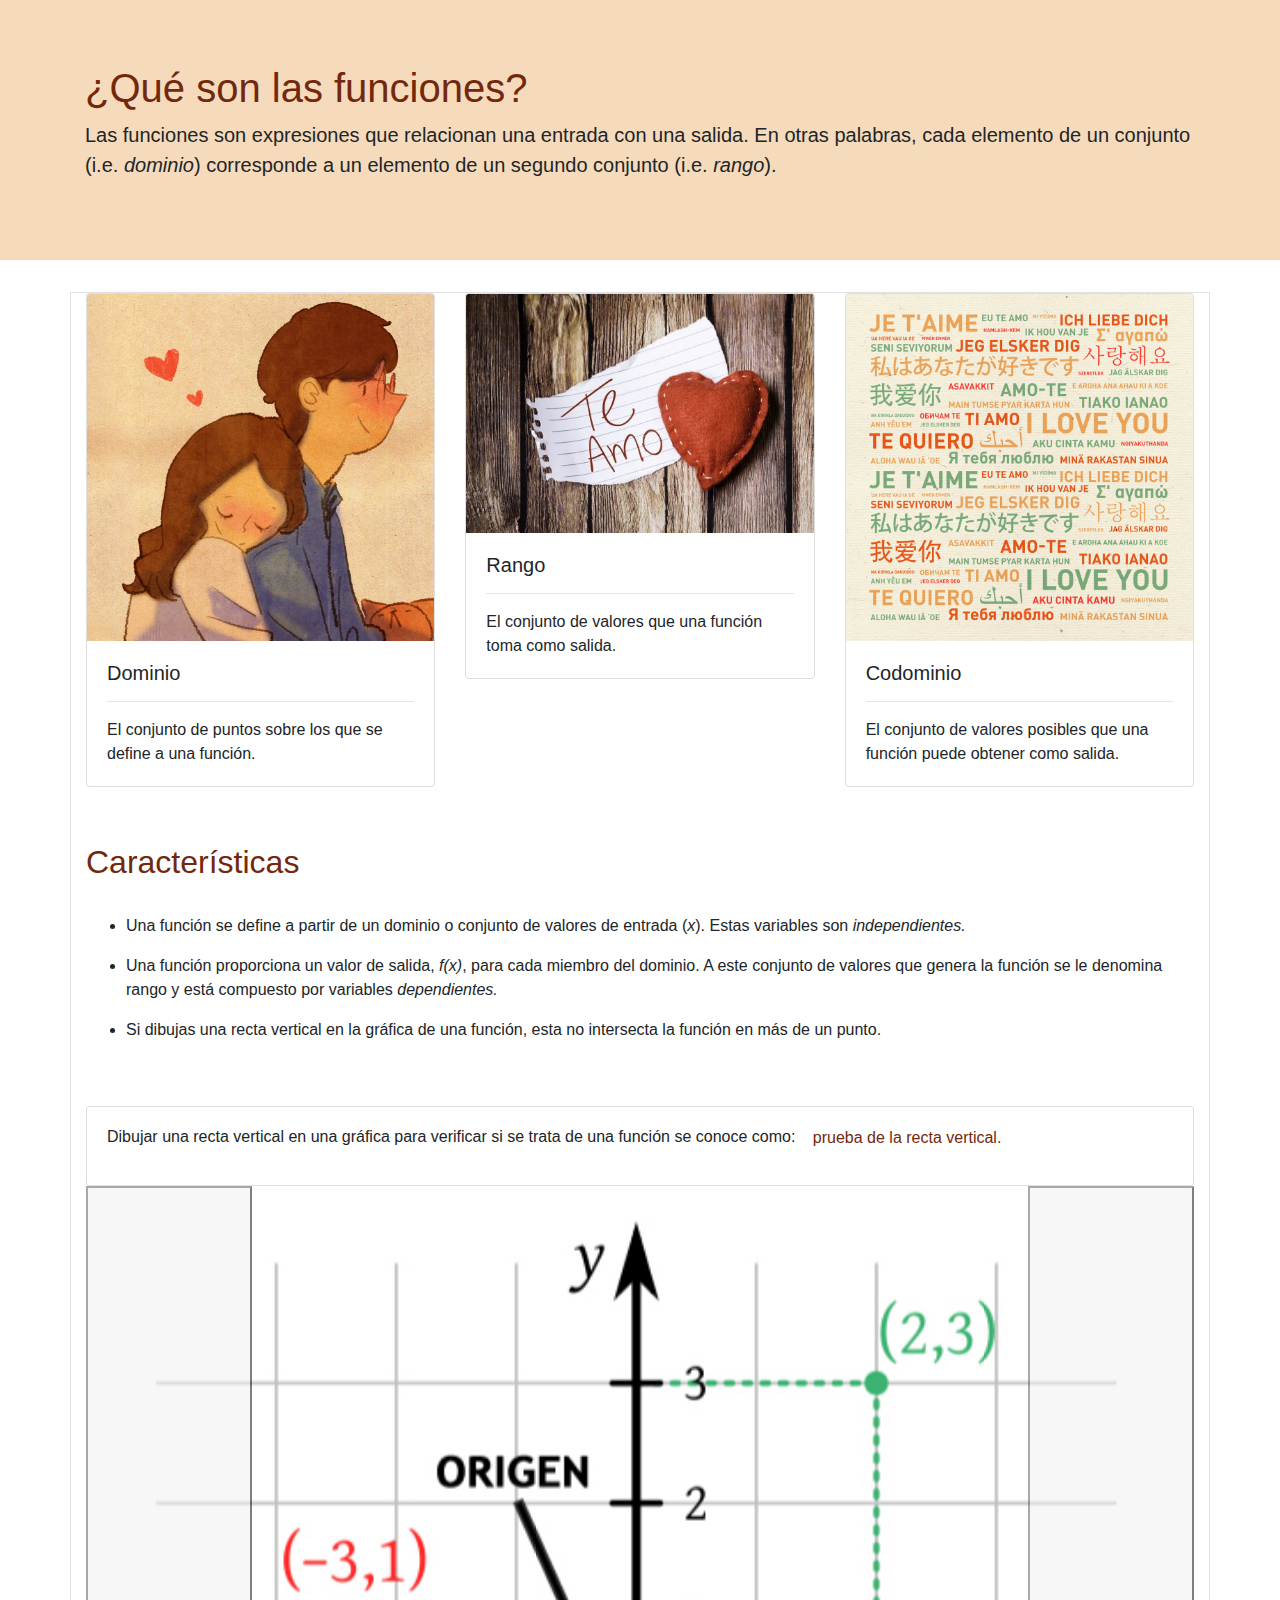
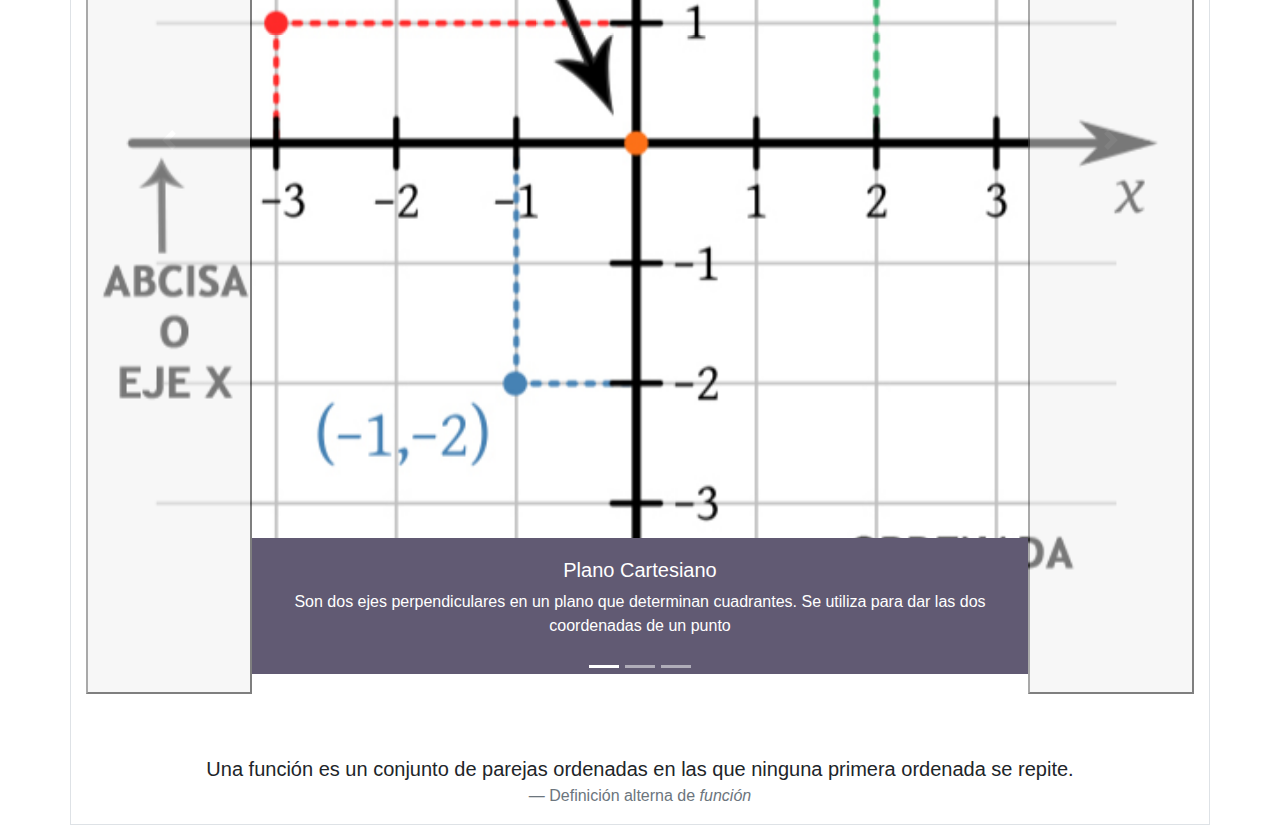
<file: index.html>
<!DOCTYPE html>
<html lang="es">

<head>
    <!-- Required meta tags -->
    <meta charset="utf-8" />
    <meta name="viewport" content="width=device-width, initial-scale=1, shrink-to-fit=no" />

    <!-- Bootstrap CSS -->
    <link rel="stylesheet" href="https://cdn.jsdelivr.net/npm/bootstrap@4.6.1/dist/css/bootstrap.min.css"
        integrity="sha384-zCbKRCUGaJDkqS1kPbPd7TveP5iyJE0EjAuZQTgFLD2ylzuqKfdKlfG/eSrtxUkn" crossorigin="anonymous" />

    <title>Funciones</title>
</head>

<body>
    <!--Start of Header-->
    <header>
        <div class="jumbotron jumbotron-fluid" style="background-color: #f2cea2bb;">
            <div class="container">
                <h1 class="display" style="color: #73280D;">¿Qué son las funciones?</h1>
                <p class="lead">Las funciones son expresiones que relacionan una entrada con una salida. En otras
                    palabras, cada elemento de un conjunto (i.e. <em>dominio</em>) corresponde a un elemento de un
                    segundo conjunto (i.e. <em>rango</em>).</p>
            </div>
        </div>
    </header>
    <!--End of Header-->

    <!--Start of Cards-->
    <script src="https://cdnjs.cloudflare.com/ajax/libs/jquery/3.5.1/jquery.min.js"></script>
    <link rel="stylesheet"
        href="https://cdnjs.cloudflare.com/ajax/libs/twitter-bootstrap/4.5.0/css/bootstrap.min.css" />
    <script src="https://cdnjs.cloudflare.com/ajax/libs/twitter-bootstrap/4.5.0/js/bootstrap.min.js"></script>

    <div class="container">
        <!-- row 2-->
        <div class="row border">
            <!--Col 1-->
            <div class="col-lg-4 col-md-4 col-sm-6 mb-2">
                <div class="card mh-100">
                    <img class="card-img-top" src="assets/love.jpg" alt="Card image cap">
                    <div class="card-body">
                        <h5 class="card-title">Dominio</h5>
                        <hr>
                        <p class="card-text demo">El conjunto de puntos sobre los que se define a una función.</p>
                    </div>
                </div>
            </div>
            <!--Col 2-->
            <div class="col-lg-4 col-md-4 col-sm-6 mb-2">
                <div class="card mh-100">
                    <img class="card-img-top" src="assets/te-amo.jpg" alt="Card image cap">
                    <div class="card-body">
                        <h5 class="card-title">Rango</h5>
                        <hr>
                        <p class="card-text demo">El conjunto de valores que una función toma como salida.</p>
                    </div>
                </div>
            </div>
            <!--Col 3-->
            <div class="col-lg-4 col-md-4 col-sm-6 mb-2">
                <div class="card mh-100">
                    <img class="card-img-top" src="assets/languages.jpg" alt="Card image cap">
                    <div class="card-body">
                        <h5 class="card-title">Codominio</h5>
                        <hr>
                        <p class="card-text demo">El conjunto de valores posibles que una función puede obtener como
                            salida.</p>
                    </div>
                </div>
            </div>
            <!--End of Cards-->

            <!--Start of List-->
            <div class="col-lg-12 col-md-12 col-sm-12 mb-12">
                <!--Spacing-->
                <br>
                <br>
                <!--Spacing-->
                <h2 style="color: #73280D;">Características</h2>
                <!--Spacing-->
                <br>
                <!--Spacing-->
                <ul>
                    <li>
                        <p>Una función se define a partir de un dominio o conjunto de valores de entrada (<em>x</em>).
                            Estas
                            variables son <em>independientes.</em></p>
                    </li>
                    <li>
                        <p>Una función proporciona un valor de salida, <em>f(x)</em>, para cada miembro del dominio. A
                            este
                            conjunto de valores que genera la función se le denomina rango y está compuesto por
                            variables
                            <em>dependientes.</em>
                        </p>
                    </li>
                    <li>
                        <p>Si dibujas una recta vertical en la gráfica de una función, esta no intersecta la función en más de un punto. </p>
                    </li>
                </ul>
            </div>
            <!--End of List-->

            <!--Start of Square-->
            <div class="col-lg-12 col-md-12 col-sm-12 mb-12">
                <!--Spacing-->
                <br>
                <br>
                <!--Spacing-->
                <ul class="list-group">
                    <li class="list-group-item">
                        <p>
                            Dibujar una recta vertical en una gráfica para verificar si se trata de una función se
                            conoce como: <button type="button" class="btn btn-link" data-toggle="modal"
                                data-target="#exampleModal" style="color: #73280D;">prueba de la recta vertical.</button>
                        </p>
                    </li>
                </ul>
            </div>
            <!--End of Square-->
            <!-- Modal -->
            <div class="modal fade" id="exampleModal" tabindex="-1" aria-labelledby="exampleModalLabel"
                aria-hidden="true">
                <div class="modal-dialog">
                    <div class="modal-content">
                        <div class="modal-header">
                            <h5 class="modal-title" id="exampleModalLabel">Prueba de la recta vertical</h5>
                            <button type="button" class="close" data-dismiss="modal" aria-label="Close">
                                <span aria-hidden="true">&times;</span>
                            </button>
                        </div>
                        <div class="modal-body">
                            <img class="card-img-top" src="assets/recta-vertical.png" alt="Card image cap">
                            <p>
                                Si una recta vertical puede dibujarse a través de cualquier parte de la gráfica y la
                                recta interseca otra parte de la gráfica, la gráfica no representa una función.
                            </p>
                        </div>
                        <div class="modal-footer">
                            <button type="button" class="btn btn-secondary" data-dismiss="modal">Cerrar</button>
                        </div>
                    </div>
                </div>
            </div>
            <!--End of modal-->

            <!--Start of Carousel-->
            <div class="col-lg-12 col-md-12 col-sm-12 mb-12">
            <div id="carouselExampleCaptions" class="carousel slide" data-ride="carousel">
                <ol class="carousel-indicators">
                    <li data-target="#carouselExampleCaptions" data-slide-to="0" class="active"></li>
                    <li data-target="#carouselExampleCaptions" data-slide-to="1"></li>
                    <li data-target="#carouselExampleCaptions" data-slide-to="2"></li>
                </ol>
                <div class="carousel-inner">
                    <div class="carousel-item active">
                        <img src="assets/partes-plano-cartesiano.jpg" class="d-block w-100" alt="Plano Cartesiano">
                        <div class="carousel-caption d-none d-md-block" style="background-color: #615A73;">
                            <h5>Plano Cartesiano</h5>
                            <p>Son dos ejes perpendiculares en un plano que determinan cuadrantes. Se utiliza para dar las dos coordenadas de un punto</p>
                        </div>
                    </div>
                    <div class="carousel-item">
                        <img src="assets/swimmer.jpg" class="d-block w-100" alt="...">
                        <div class="carousel-caption d-none d-md-block" style="background-color: #615A73;">
                            <h5>¿Dónde se aplican las funciones?</h5>
                            <p>Las funciones tienen muchas aplicaciones en la vida cotidiana dado que relacionan valores de entrada con valores de salida. Un ejemplo es el cálculo de la velocidad de un nadador con base en el tiempo <em>x</em> que le tomó recorrer una distancia <em>f(x)</em>.</p>
                        </div>
                    </div>
                </div>
                <button class="carousel-control-prev" type="button" data-target="#carouselExampleCaptions"
                    data-slide="prev">
                    <span class="carousel-control-prev-icon" aria-hidden="true"></span>
                    <span class="sr-only">Previous</span>
                </button>
                <button class="carousel-control-next" type="button" data-target="#carouselExampleCaptions"
                    data-slide="next">
                    <span class="carousel-control-next-icon" aria-hidden="true"></span>
                    <span class="sr-only">Next</span>
                </button>
            </div>
        </div>
            <!--End of Carousel-->

            <!--Start of Cheatsheet-->
            
            <!--End of Cheatsheet-->

            <!--Start of Quote-->
            <div class="col-lg-12 col-md-12 col-sm-12 mb-12">
            <blockquote class="blockquote text-center">
                <!--Spacing-->
                <br>
                <br>
                <!--Spacing-->
                <p class="mb-0">Una función es un conjunto de parejas ordenadas en las que ninguna primera ordenada se repite.</p>
                <footer class="blockquote-footer">Definición alterna de  <cite title="Source Title">función</cite></footer>
            </blockquote>
        </div>
            <!--End of Quote-->

            <!-- jQuery and Bootstrap Bundle (includes Popper) -->
            <script src="https://cdn.jsdelivr.net/npm/jquery@3.5.1/dist/jquery.slim.min.js"
                integrity="sha384-DfXdz2htPH0lsSSs5nCTpuj/zy4C+OGpamoFVy38MVBnE+IbbVYUew+OrCXaRkfj"
                crossorigin="anonymous"></script>
            <script src="https://cdn.jsdelivr.net/npm/bootstrap@4.6.1/dist/js/bootstrap.bundle.min.js"
                integrity="sha384-fQybjgWLrvvRgtW6bFlB7jaZrFsaBXjsOMm/tB9LTS58ONXgqbR9W8oWht/amnpF"
                crossorigin="anonymous"></script>
</body>

</html>
</file>
